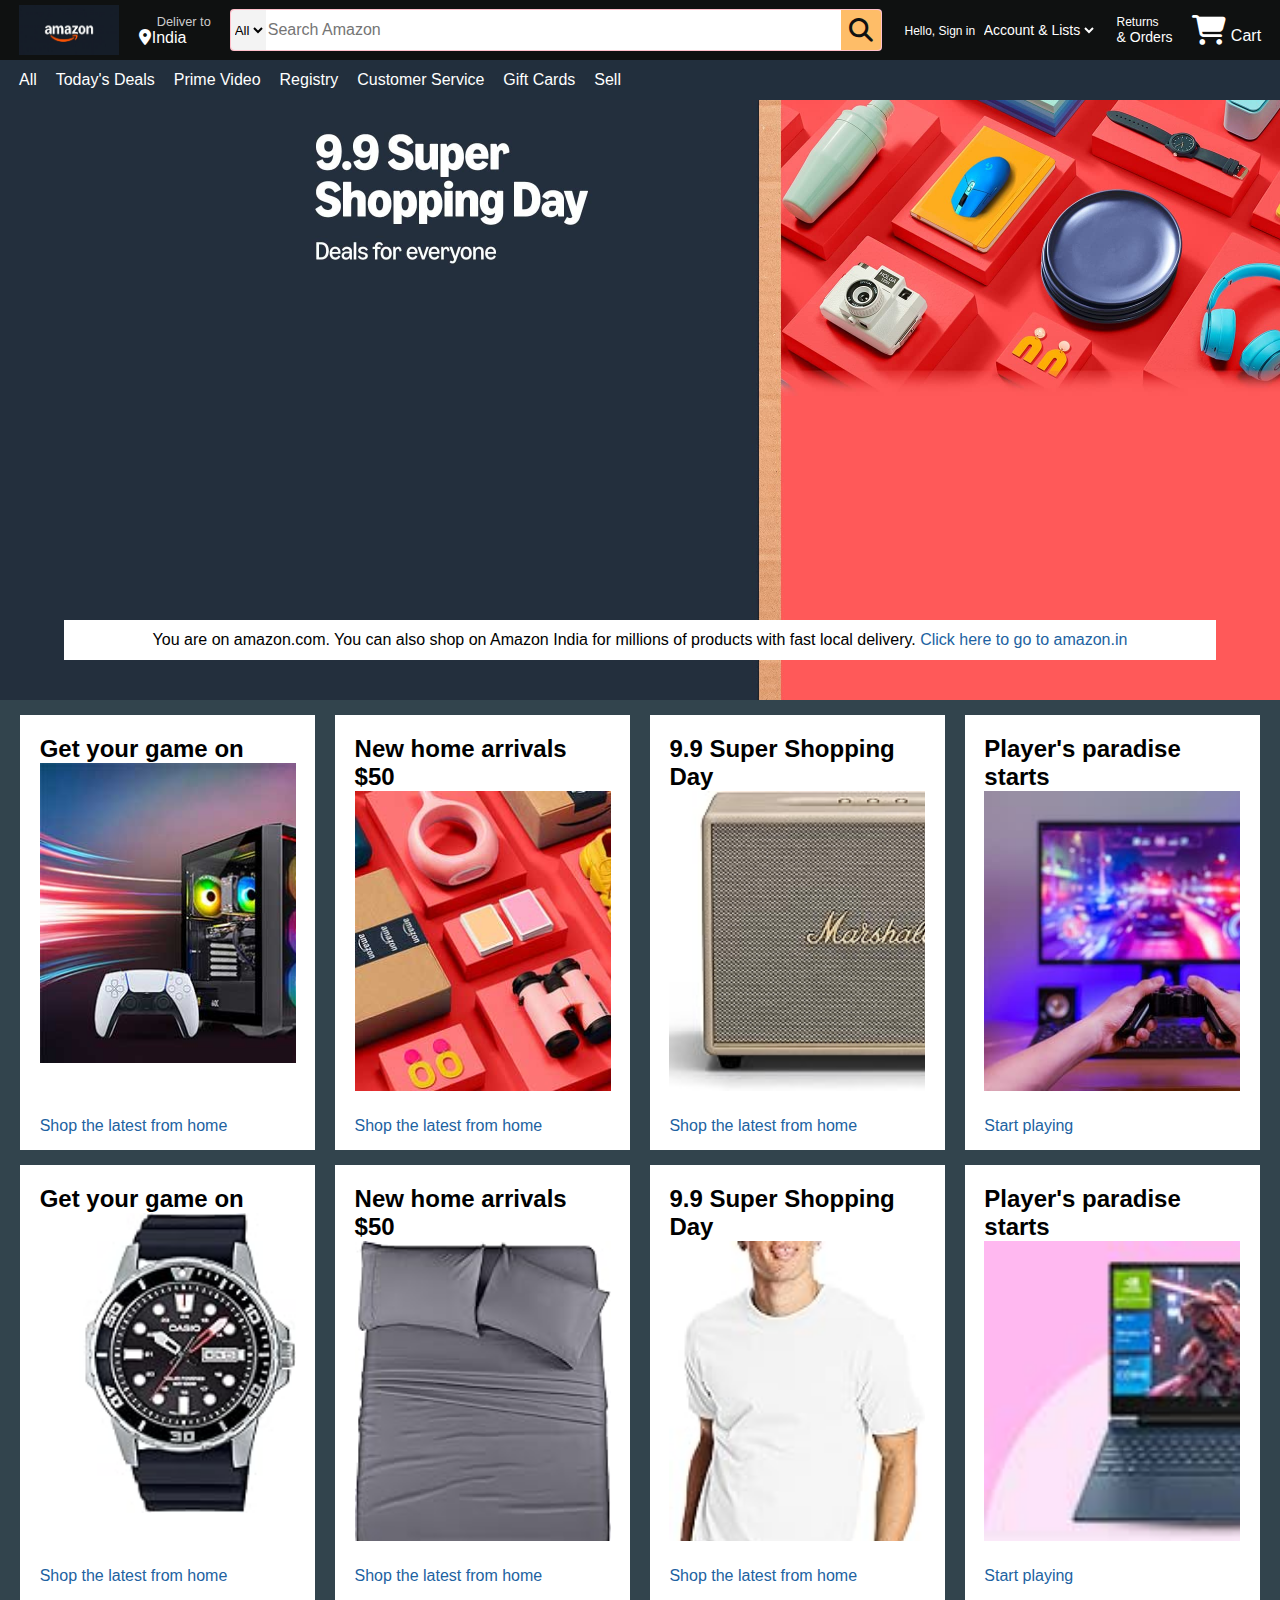
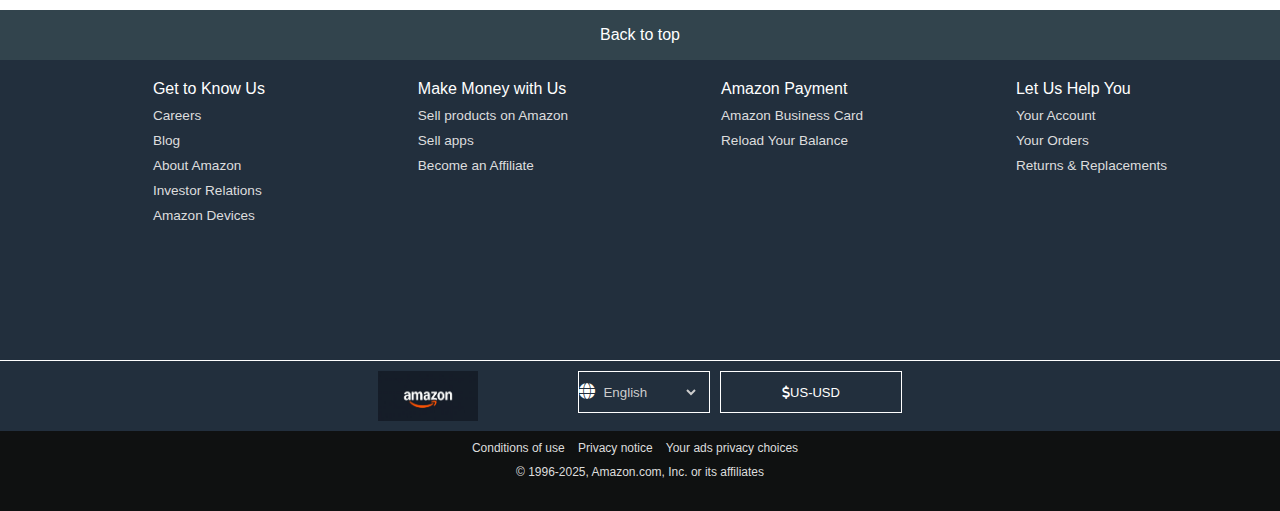
<file: amazone.html>
<!DOCTYPE html>
<html lang="en">
<head>
    <meta charset="UTF-8">
    <meta name="viewport" content="width=device-width, initial-scale=1.0">
    <title>Amazon Clone</title>

    <!-- ✅ Correct Font Awesome Link -->
    <link rel="stylesheet" href="https://cdnjs.cloudflare.com/ajax/libs/font-awesome/6.5.0/css/all.min.css">

    <link rel="stylesheet" href="amazone.css">
</head>

<body>
<header>
    <div class="nav-bar">
        
        <!-- Logo -->
        <div class="nav-logo border">
            <div class="logo"></div>
        </div>

        <!-- Address -->
        <div class="nav-address border">
            <p class="add-first">Deliver to</p>
            <div class="add-icon">
                <i class="fa-solid fa-location-dot"></i>
                <p class="add-second">India</p>
            </div>
        </div>

        <!-- Search -->
        <div class="nav-search border">
            <select class="search-select">
                <option>All</option>
            </select>
            <input class="search-input" placeholder="Search Amazon">
            <div class="search-icon">
                <i class="fa-solid fa-magnifying-glass"></i>
            </div>
        </div>

        <!-- Sign-in -->
        <div class="sign-in border">
            <span class="hello">Hello, Sign in</span>
            <select class="account">
                <option>Account & Lists</option>
            </select>
        </div>

        <!-- Orders -->
        <div class="nav-returns border">
            <p class="nav-Returns">Returns</p>
            <p class="nav-order">& Orders</p>
        </div>

        <!-- Cart -->
        <div class="nav-cart border">
            <i class="fa-solid fa-cart-shopping"></i>
            Cart
        </div>
    </div>

    <!-- ✅ Panel Fixed -->
    <div class="panel">
        <div class="panel-ops">
            <p>All</p>
            <p>Today's Deals</p>
            <p>Prime Video</p>
            <p>Registry</p>
            <p>Customer Service</p>
            <p>Gift Cards</p>
            <p>Sell</p>
        </div>
    </div>
</header>

<!-- Hero Section -->
<div class="hero-section">
    <div class="hero-text">
        <p>You are on amazon.com. You can also shop on Amazon India for millions of products with fast local delivery. 
            <a>Click here to go to amazon.in</a>
        </p>
    </div>
</div>


<!-- Shop Section Row 1 -->
<div class="shop-section">

    <div class="box">
        <div class="box-content">
            <h2>Get your game on</h2>
            <div class="img-box" style="background-image:url('img1.jpg');"></div>
            <p><a>Shop the latest from home</a></p>
        </div>
    </div>

    <div class="box">
        <div class="box-content">
            <h2>New home arrivals $50</h2>
            <div class="img-box" style="background-image:url('img3.jpg');"></div>
            <p><a>Shop the latest from home</a></p>
        </div>
    </div>

    <div class="box">
        <div class="box-content">
            <h2>9.9 Super Shopping Day</h2>
            <div class="img-box" style="background-image:url('3rd-box.jpg');"></div>
            <p><a>Shop the latest from home</a></p>
        </div>
    </div>

    <div class="box">
        <div class="box-content">
            <h2>Player's paradise starts</h2>
            <div class="img-box" style="background-image:url('4th-box.jpg');"></div>
            <p><a>Start playing</a></p>
        </div>
    </div>

</div>

<!-- Shop section Row 2 -->
<div class="shop-section">

    <div class="box">
        <div class="box-content">
            <h2>Get your game on</h2>
            <div class="img-box" style="background-image:url('img1 copy.jpg');"></div>
            <p><a>Shop the latest from home</a></p>
        </div>
    </div>

    <div class="box">
        <div class="box-content">
            <h2>New home arrivals $50</h2>
            <div class="img-box" style="background-image:url('img2.jpg');"></div>
            <p><a>Shop the latest from home</a></p>
        </div>
    </div>

    <div class="box">
        <div class="box-content">
            <h2>9.9 Super Shopping Day</h2>
            <div class="img-box" style="background-image:url('img3 copy.jpg');"></div>
            <p><a>Shop the latest from home</a></p>
        </div>
    </div>

    <div class="box">
        <div class="box-content">
            <h2>Player's paradise starts</h2>
            <div class="img-box" style="background-image:url('img4.jpg');"></div>
            <p><a>Start playing</a></p>
        </div>
    </div>
</div>


<!-- Footer -->
<footer>

    <div class="foot-panel1">
        Back to top
    </div>

    <div class="foot-panel2">
        <ul>
            <p>Get to Know Us</p>
            <a>Careers</a>
            <a>Blog</a>
            <a>About Amazon</a>
            <a>Investor Relations</a>
            <a>Amazon Devices</a>
        </ul>

        <ul>
            <p>Make Money with Us</p>
            <a>Sell products on Amazon</a>
            <a>Sell apps</a>
            <a>Become an Affiliate</a>
        </ul>

        <ul>
            <p>Amazon Payment</p>
            <a>Amazon Business Card</a>
            <a>Reload Your Balance</a>
        </ul>

        <ul>
            <p>Let Us Help You</p>
            <a>Your Account</a>
            <a>Your Orders</a>
            <a>Returns & Replacements</a>
        </ul>
    </div>

    <div class="foot-panel3">
        <div class="foot-logo"></div>

        <div class="lang">
            <i class="fa-solid fa-globe"></i>
            <select class="panel3-select">
                <option>English</option>
            </select>
        </div>

        <div class="us">
            <i class="fa-solid fa-dollar-sign"></i> US-USD
        </div>
    </div>

    <div class="foot-panel5">
        <div class="pages">
            <a>Conditions of use</a>
            <a>Privacy notice</a>
            <a>Your ads privacy choices</a>
        </div>

        <div class="copyright">
            © 1996-2025, Amazon.com, Inc. or its affiliates
        </div>
    </div>

</footer>

</body>
</html>
</file>
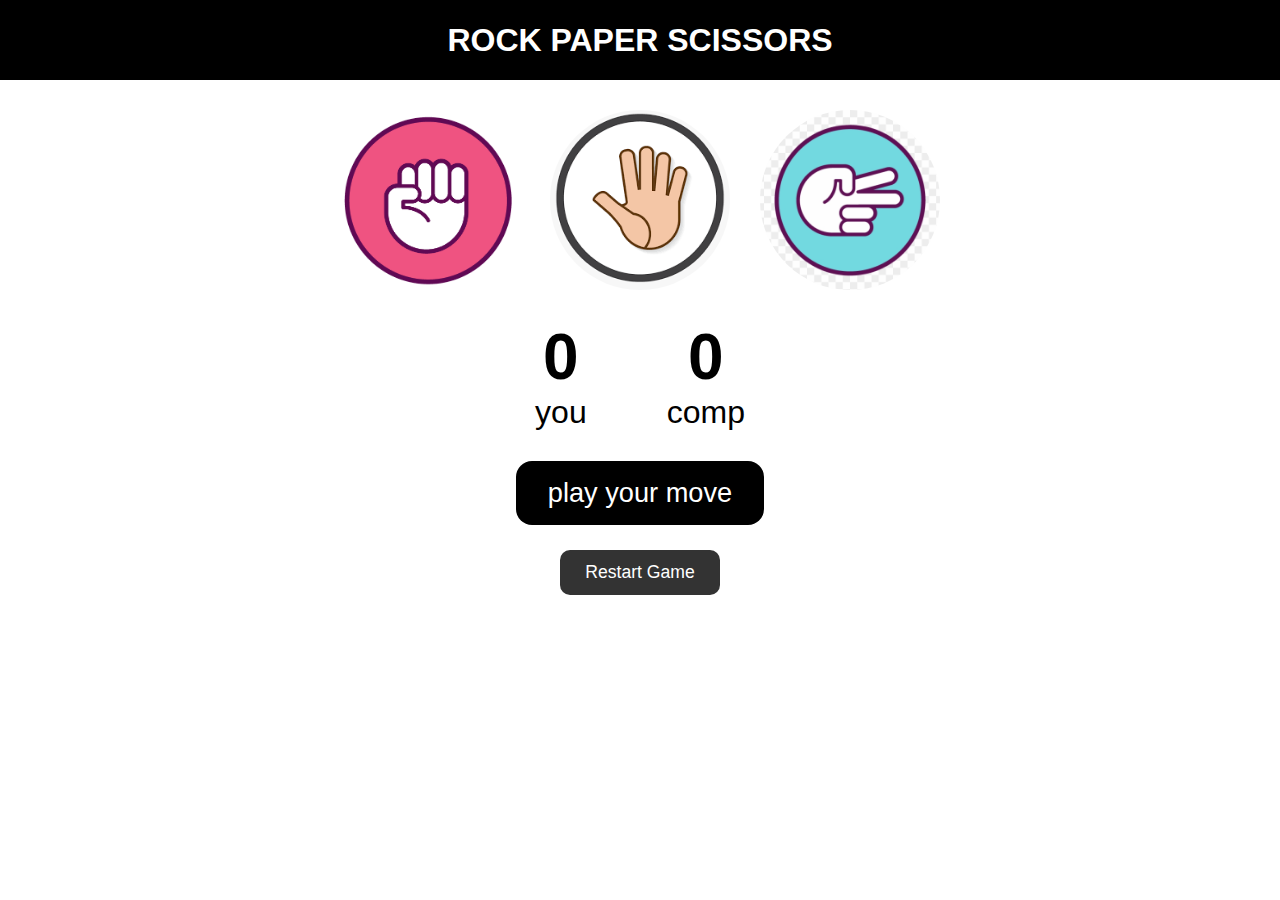
<file: game.html>
<!DOCTYPE html>

<html lang="en">
<head>
    <meta charset="UTF-8">
    <meta name="viewport" content="width=device-width, initial-scale=1.0">
    <title>Document</title>
    <link rel="stylesheet" href="game.css">
</head>
<body>

  <h1>ROCK PAPER SCISSORS</h1>
  

<div class="choices">
  <div class="choice" id="rock">

   

  </div>

  <div class="choice" id="paper">

   

  </div>

  <div class="choice" id="scissors">
  </div>
</div>
<div class="score_card">
  <div class="user">
    <p id="user_score">0</p>
  <p>you</p>
  </div>

  <div class="comp">
    <p id="comp_score">0</p>
  <p>comp</p>
  </div>

</div>
<div class="msg_conatainer">
  <p id="msg">play your move</p>
</div>

<div class="restart_container">
    <button id="restart_btn">Restart Game</button>
</div>



</body>
<script src="game.js"></script>

</html>
</file>
<file: amazone.css>
/* *{
    margin: 0px;
    font-family: Arial, Helvetica, sans-serif;
    border: border-box;
  
}
.nav-bar{
    height: 60px;
    background-color:#0f1111;
    color: white;
    display: flex;
    align-items: center;
    justify-content: space-evenly;
  

}
.nav-logo{
    width: 100px;
    height: 50px;
}
.logo{
     background-image: url(amazone.logo.jpg);
    background-size:cover;
    height: 50px;
    width: 100%;
}
.border{
    border: 1.5px solid transparent;
}
.border:hover{
    border: 1.5px solid white;
}
.add-icon{
    display: flex;
}
.add-first{
    color: #cccccc;
    font-size: 0.8rem;
    margin-left: 18px;
}
.add-second{
    margin-left:1px;
}
.nav-search{
    display: flex;
    width: 650px;
    height: 40px;
    background-color: pink;
    border-radius: 4px;
}
.search-select{
    background-color: #f3f3f3;
  
    width: 40px;
    display: flex;
    align-items: center;

    border: none;
    border-bottom-left-radius: 4px;
    border-top-left-radius: 4px;

}
.search-input{
    border: none;
    width: 100%;
    font-size:1rem;
}
.search-icon{
    width: 45px;
    display: flex;
    align-items: center;
    justify-content: center;
    font-size: 1.5rem;
    background-color: #febd68;
      border-bottom-right-radius: 4px;
    border-top-right-radius: 4px;
    color: #0f1111;
  
}
.hello{
    font-size: 12px;
    margin-left: 4px;
}
.account{
    font-size: 14px;
    color: #ffffff;
    background-color: #0f1111;
    border: none;
}
.nav-Returns{
    font-size: 12px;
}
.nav-order{
    font-size: 14px;
}
.nav-cart i{
    font-size:30px;
}
.panel{
    height: 40px;
    background-color:#222f3d;
}
.panel-ops{
    color: white;
    width: 50%;
    display: flex;
    justify-content:space-evenly;
  
}
.panel{
    display: flex;
    align-items: center;
}
.hero-section{
    height: 600px;
    background-image:url(hero-image.jpg);
    background-size: cover;
    display: flex;
    align-items: flex-end;
    justify-content: center;


}
.hero-text{
    height: 40px;
    width: 90%;

    background-color:white;
    color: black;
    display: flex;
    align-items: center;
    justify-content:center;
    margin-bottom: 40px;

  
}
.hero-text a{
    color: #2162A1;
}
.shop-section{
    display: flex;
    justify-content: space-evenly;
     background-color:#32444d;
    
}




.box {
    height: 400px;
    width: 23%;
    background-color: white;
    padding: 20px 0px 15px;
    margin-top: 15px;

    display: flex;             
    flex-direction: column;   
    justify-content: space-between;  
}
.img-box{
    height: 300px;
    background-size: cover;
    background-repeat: no-repeat;
}

.box-content {
    flex: 1;  
    margin-left: 1.2rem;
    margin-right: 1.2rem;
    display: flex;
    flex-direction: column;
}

.box-content p {
    margin-top: auto;     
    color: #2162A1;
    text-align: center;
    text-align: left;
}
.foot-panel1{
    display: flex;
    justify-content: center;
    align-items: center;
    height: 50px;
    background-color: #32444d;
    color: white;
    margin-top: 10px;
}
.foot-panel2{
    background-color: #222f3d;
    color: white;
    height: 300px;
    display: flex;
    justify-content: space-evenly;
}
ul {
    margin-top: 20px;
}
ul a{
    display: block;
    color: #dddddd;
    font-size: 0.85rem;
    margin-top: 10px;
}
.foot-panel3{
    height: 70px;
    border-top:0.1rem solid white;
     background-color: #222f3d;
     display: flex;
     justify-content:center;

}
.foot-logo{
    height:50px;
    width: 100px;
    background-image:url(amazone.logo.jpg);
    background-size: cover;
    margin-top: 10px;
}
.panel3-select{
    background-color: #222f3d;
    color: #cccccc;
    height: 40px;
    width: 100px;
    border: none;
    
}

.lang{
    width:130px;
    height:40px;
    border: 0.1px solid white;
    margin-left: 100px;
    margin-top: 10px;
}
.lang i{
    color: white;
}
.us{
    color: white;
    height: 40px;
    width: 180px;
    font-size: 13px;
    border: 0.1px solid white;
    display: flex;
    justify-content: center;
    align-items: center;
    margin-left: 10px;
    margin-top: 10px;

}
.foot-panel4{
    height: 350px;
    background-color: #0f1111;
    display: flex;
    justify-content: space-evenly;

}
.panel4-content{
    color: white;
     display: flex;
     justify-content: center;
}
.listing{
    color: #dddddd;
    font-size: 12px;
    margin-top: 20px;

}
.listing2{
    font-size: 12px;
    color: #999999;
    margin-top: 20px;
}

.foot-panel5{
    height:80px;
    background-color: #0f1111;
    color: #dddddd;
    font-size:12px;
    text-align: center;

}
.pages{
    padding-top: 10px;
}
.copyright{
    margin-top: 10px;
}
.pages a{
    margin-right: 10px;
}
 */

 *{
    margin: 0px;
    font-family: Arial, Helvetica, sans-serif;
    border: border-box;
}

/* ---------------- NAV BAR ---------------- */

.nav-bar{
    height: 60px;
    background-color:#0f1111;
    color: white;
    display: flex;
    align-items: center;
    justify-content: space-evenly;
}

.nav-logo{
    width: 100px;
    height: 50px;
}

.logo{
    background-image: url(amazone.logo.jpg);
    background-size:cover;
    height: 50px;
    width: 100%;
}

.border{
    border: 1.5px solid transparent;
}
.border:hover{
    border: 1.5px solid white;
}

.add-icon{
    display: flex;
}

.add-first{
    color: #cccccc;
    font-size: 0.8rem;
    margin-left: 18px;
}
.add-second{
    margin-left:1px;
}

.nav-search{
    display: flex;
    width: 650px;
    height: 40px;
    background-color: pink;
    border-radius: 4px;
}

.search-select{
    background-color: #f3f3f3;
    width: 40px;
    border: none;
    border-bottom-left-radius: 4px;
    border-top-left-radius: 4px;
}

.search-input{
    border: none;
    width: 100%;
    font-size:1rem;
}

.search-icon{
    width: 45px;
    display: flex;
    align-items: center;
    justify-content: center;
    font-size: 1.5rem;
    background-color: #febd68;
    border-bottom-right-radius: 4px;
    border-top-right-radius: 4px;
    color: #0f1111;
}

.hello{
    font-size: 12px;
    margin-left: 4px;
}
.account{
    font-size: 14px;
    color: #ffffff;
    background-color: #0f1111;
    border: none;
}

.nav-Returns{
    font-size: 12px;
}
.nav-order{
    font-size: 14px;
}

.nav-cart i{
    font-size:30px;
}

/* ---------------- PANEL ---------------- */
.panel{
    height: 40px;
    background-color:#222f3d;
    display: flex;
    align-items: center;
}

.panel-ops{
    color: white;
    width: 50%;
    display: flex;
    justify-content:space-evenly;
}

/* ---------------- HERO ---------------- */
.hero-section{
    height: 600px;
    background-image:url(hero-image.jpg);
    background-size: cover;
    display: flex;
    align-items: flex-end;
    justify-content: center;
}

.hero-text{
    height: 40px;
    width: 90%;
    background-color:white;
    color: black;
    display: flex;
    align-items: center;
    justify-content:center;
    margin-bottom: 40px;
}
.hero-text a{
    color: #2162A1;
}

/* ---------------- SHOP SECTION ---------------- */

.shop-section{
    display: flex;
    justify-content: space-evenly;
    flex-wrap: wrap;
    background-color:#32444d;
}

.box {
    height: 400px;
    width: 23%;
    background-color: white;
    padding: 20px 0px 15px;
    margin-top: 15px;
    display: flex;
    flex-direction: column;
    justify-content: space-between;
}

.img-box{
    height: 300px;
    background-size: cover;
    background-repeat: no-repeat;
}

.box-content {
    flex: 1;
    margin-left: 1.2rem;
    margin-right: 1.2rem;
    display: flex;
    flex-direction: column;
}

.box-content p {
    margin-top: auto;
    color: #2162A1;
    text-align: left;
}

/* ---------------- FOOTER ---------------- */

.foot-panel1{
    display: flex;
    justify-content: center;
    align-items: center;
    height: 50px;
    background-color: #32444d;
    color: white;
    margin-top: 10px;
}

.foot-panel2{
    background-color: #222f3d;
    color: white;
    height: 300px;
    display: flex;
    justify-content: space-evenly;
}

ul {
    margin-top: 20px;
}
ul a{
    display: block;
    color: #dddddd;
    font-size: 0.85rem;
    margin-top: 10px;
}

.foot-panel3{
    height: 70px;
    border-top:0.1rem solid white;
    background-color: #222f3d;
    display: flex;
    justify-content:center;
}

.foot-logo{
    height:50px;
    width: 100px;
    background-image:url(amazone.logo.jpg);
    background-size: cover;
    margin-top: 10px;
}

.panel3-select{
    background-color: #222f3d;
    color: #cccccc;
    height: 40px;
    width: 100px;
    border: none;
}

.lang{
    width:130px;
    height:40px;
    border: 0.1px solid white;
    margin-left: 100px;
    margin-top: 10px;
}

.lang i{
    color: white;
}
.us{
    color: white;
    height: 40px;
    width: 180px;
    font-size: 13px;
    border: 0.1px solid white;
    display: flex;
    justify-content: center;
    align-items: center;
    margin-left: 10px;
    margin-top: 10px;
}

.foot-panel4{
    height: 350px;
    background-color: #0f1111;
    display: flex;
    justify-content: space-evenly;
}

.panel4-content{
    color: white;
    display: flex;
    justify-content: center;
}

.listing{
    color: #dddddd;
    font-size: 12px;
    margin-top: 20px;
}
.listing2{
    font-size: 12px;
    color: #999999;
    margin-top: 20px;
}

.foot-panel5{
    height:80px;
    background-color: #0f1111;
    color: #dddddd;
    font-size:12px;
    text-align: center;
}
.pages{
    padding-top: 10px;
}
.copyright{
    margin-top: 10px;
}
.pages a{
    margin-right: 10px;
}

/* ----------------------------------------- */
/* ✅ RESPONSIVE DESIGN */
/* ----------------------------------------- */

/* ---- Tablet (max-width: 992px) ---- */
@media (max-width: 992px){

    .nav-search{
        width: 450px;
    }

    .panel-ops{
        width: 90%;
        font-size: 14px;
    }

    .box{
        width: 45%;
    }
}

/* ---- Mobile (max-width: 768px) ---- */
@media (max-width: 768px){

    .nav-bar{
        flex-wrap: wrap;
        height: auto;
        padding: 10px;
    }

    .nav-search{
        width: 100%;
        margin-top: 10px;
    }

    .panel{
        height: auto;
        padding: 5px;
    }

    .panel-ops{
        flex-wrap: wrap;
        width: 100%;
        font-size: 12px;
        justify-content: center;
        gap: 10px;
    }

    .hero-section{
        height: 300px;
    }

    .box{
        width: 90%;
    }

    .foot-panel2{
        flex-wrap: wrap;
        height: auto;
        padding-bottom: 20px;
    }

    .foot-panel4{
        flex-wrap: wrap;
        height: auto;
    }
}

/* ---- Small Mobile (max-width: 480px) ---- */
@media (max-width: 480px){

    .nav-cart i{
        font-size: 24px;
    }

    .hero-text{
        font-size: 12px;
        text-align: center;
    }

    .box{
        width: 100%;
    }
}
</file>
<file: game.css>
* {
    margin: 0;
    padding: 0;
    box-sizing: border-box;
    text-align: center;
    font-family: Arial, Helvetica, sans-serif;
}

h1 {
    background-color: black;
    height: 80px;
    color: white;
    display: flex;
    justify-content: center;
    align-items: center;
}

.choices {
    margin-top: 30px;
    display: flex;
    justify-content: center;
    flex-wrap: wrap;
    gap: 30px;
}

.choice {
    height: 180px;
    width: 180px;
    border-radius: 50%;
    background-size: cover;
    background-position: center;
    transition: 0.2s ease-in-out;
}

.choice:hover {
    opacity: 0.6;
    cursor: pointer;
    transform: scale(1.05);
}

#rock {
    background-image: url("rock.png");
}
#paper {
    background-image: url("paper.png");
}
#scissors {
    background-image: url("scissors.png");
}


.score_card {
    margin-top: 30px;
    display: flex;
    justify-content: center;
    align-items: center;
    font-size: 2rem;
    gap: 5rem;
}

#user_score,
#comp_score {
    font-size: 4rem;
    font-weight: bold;
}


.msg_conatainer {
    margin-top: 30px;
}

#msg {
    font-size: 1.7rem;
    background-color: black;
    color: white;
    padding: 1rem 2rem;
    display: inline-block;
    border-radius: 1rem;
}

@media (max-width: 768px) {
    .choice {
        height: 140px;
        width: 140px;
    }

    #msg {
        font-size: 1.4rem;
    }

    .score_card {
        gap: 3rem;
    }
}


@media (max-width: 480px) {
    h1 {
        height: 60px;
        font-size: 1.3rem;
    }

    .choice {
        height: 110px;
        width: 110px;
    }

    #user_score, #comp_score {
        font-size: 3rem;
    }

    .score_card {
        font-size: 1.3rem;
        gap: 2rem;
    }

    #msg {
        font-size: 1.2rem;
        padding: 0.8rem 1.4rem;
    }
}
.restart_container {
    margin-top: 25px;
}

#restart_btn {
    padding: 12px 25px;
    font-size: 1.1rem;
    border: none;
    border-radius: 10px;
    background-color: #333;
    color: white;
    cursor: pointer;
    transition: 0.2s ease-in-out;
}

#restart_btn:hover {
    background-color: #555;
    transform: scale(1.05);
}
</file>
